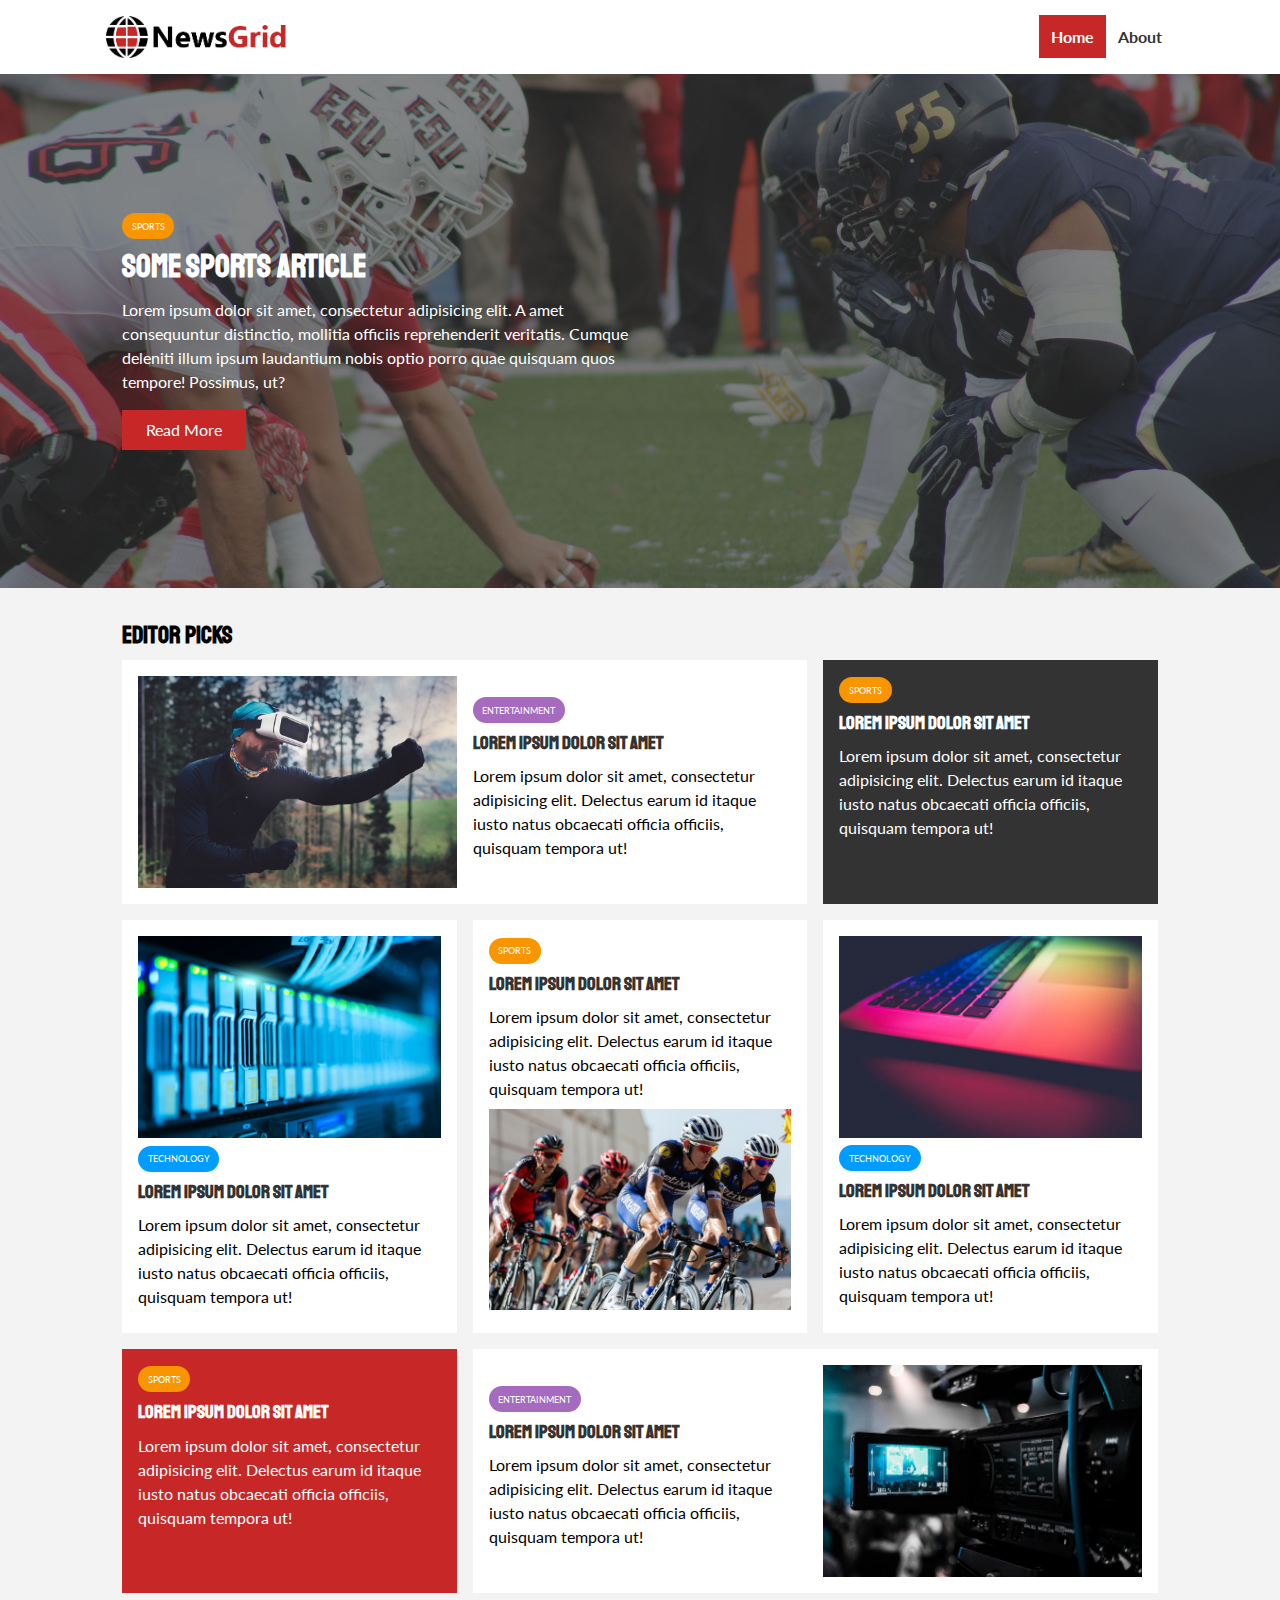
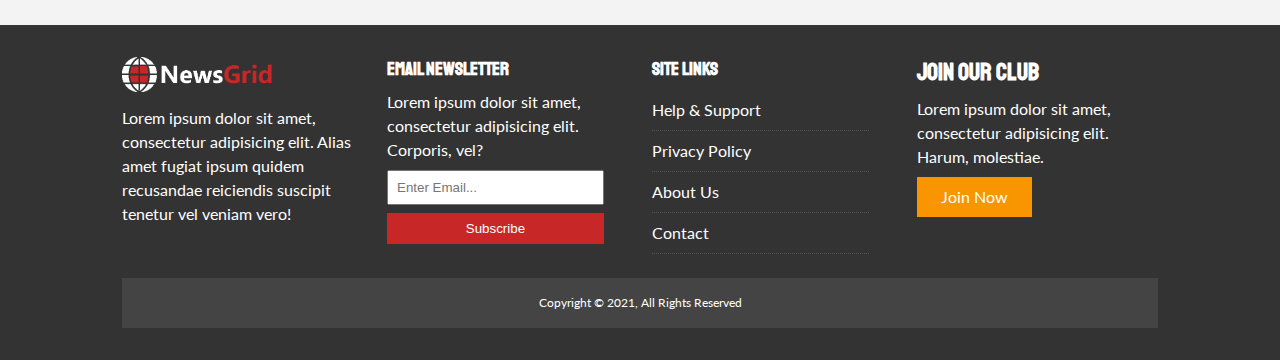
<file: index.html>
<!DOCTYPE html>
<html lang="en">
<head>
    <meta charset="UTF-8"/>
    <meta
            name="viewport"
            content="width=device-width, user-scalable=no, initial-scale=1.0, maximum-scale=1.0, minimum-scale=1.0"
    />
    <meta http-equiv="X-UA-Compatible" content="ie=edge"/>
    <link
            rel="stylesheet"
            href="https://use.fontawesome.com/releases/v5.15.1/css/all.css"
            integrity="sha384-vp86vTRFVJgpjF9jiIGPEEqYqlDwgyBgEF109VFjmqGmIY/Y4HV4d3Gp2irVfcrp"
            crossorigin="anonymous"
    />
    <link rel="stylesheet" href="css/style.css"/>
    <link
            rel="stylesheet"
            href="css/mobile.css"
            media="screen and (max-width: 768px)"
    />
    <link rel="shortcut icon" type="image/x-icon" href="favicon.ico"/>
    <link rel="preconnect" href="https://fonts.gstatic.com"/>
    <link
            href="https://fonts.googleapis.com/css2?family=Lato:ital,wght@0,100;0,300;0,400;0,700;0,900;1,100;1,300;1,400;1,700;1,900&family=Staatliches&display=swap"
            rel="stylesheet"
    />
    <title>NewsGrid | Latest News</title>
</head>
<body>
<nav id="main-nav">
    <div class="container">
        <img class="logo" src="img/logo.png" alt="NewsGrid"/>
        <div class="social">
            <a href="http://facebook.com" target="_blank"
            ><i class="fab fa-facebook fa-2x"></i
            ></a>
            <a href="http://twitter.com" target="_blank"
            ><i class="fab fa-twitter fa-2x"></i
            ></a>
            <a href="http://instagram.com" target="_blank"
            ><i class="fab fa-instagram fa-2x"></i
            ></a>
            <a href="http://youtube.com" target="_blank"
            ><i class="fab fa-youtube fa-2x"></i
            ></a>
        </div>
        <ul>
            <li><a class="current" href="index.html">Home</a></li>
            <li><a href="about.html">About</a></li>
        </ul>
    </div>
</nav>

<!-- Showcase -->

<header id="showcase">
    <div class="container">

        <div class="showcase-container">
            <div class="showcase-content">
                <div class="category category-sports">Sports</div>
                <h1>Some Sports Article</h1>
                <p>Lorem ipsum dolor sit amet, consectetur adipisicing elit. A amet consequuntur distinctio, mollitia
                    officiis reprehenderit veritatis. Cumque deleniti illum ipsum laudantium nobis optio porro quae
                    quisquam quos tempore! Possimus, ut?</p>
                <a class="btn btn-primary" href="article.html">Read More</a>
            </div>
        </div>

    </div>
</header>

<!--Home Articles-->

<section id="home-articles" class="py-2">
    <div class="container">
        <h2>Editor Picks</h2>
        <div class="articles-container">
            <article class="card">
                <img src="img/articles/ent1.jpg" alt="#">
                <div>
                    <div class="category category-ent">Entertainment</div>
                    <h3>
                        <a href="article.html">Lorem ipsum dolor sit amet</a>
                    </h3>
                    <p>Lorem ipsum dolor sit amet, consectetur adipisicing elit. Delectus earum id itaque iusto natus
                        obcaecati officia officiis, quisquam tempora ut!</p>
                </div>
            </article>
            <article class="card bg-dark ">
                <div class="category category-sports">Sports</div>
                <h3>
                    <a href="article.html">Lorem ipsum dolor sit amet</a>
                </h3>
                <p>Lorem ipsum dolor sit amet, consectetur adipisicing elit. Delectus earum id itaque iusto natus
                    obcaecati officia officiis, quisquam tempora ut!</p>
            </article>
            <article class="card">
                <img src="img/articles/tech1.jpg" alt="tech">
                <div class="category category-tech">Technology</div>
                <h3>
                    <a href="article.html">Lorem ipsum dolor sit amet</a>
                </h3>
                <p>Lorem ipsum dolor sit amet, consectetur adipisicing elit. Delectus earum id itaque iusto natus
                    obcaecati officia officiis, quisquam tempora ut!</p>
            </article>
            <article class="card">
                <div class="category category-sports">Sports</div>
                <h3>
                    <a href="article.html">Lorem ipsum dolor sit amet</a>
                </h3>
                <p>Lorem ipsum dolor sit amet, consectetur adipisicing elit. Delectus earum id itaque iusto natus
                    obcaecati officia officiis, quisquam tempora ut!</p>
                <img src="img/articles/sports1.jpg" alt="sports">
            </article>
            <article class="card">
                <img src="img/articles/tech2.jpg" alt="tech">
                <div class="category category-tech">Technology</div>
                <h3>
                    <a href="article.html">Lorem ipsum dolor sit amet</a>
                </h3>
                <p>Lorem ipsum dolor sit amet, consectetur adipisicing elit. Delectus earum id itaque iusto natus
                    obcaecati officia officiis, quisquam tempora ut!</p>
            </article>
            <article class="card bg-primary">
                <div class="category category-sports">Sports</div>
                <h3>
                    <a href="article.html">Lorem ipsum dolor sit amet</a>
                </h3>
                <p>Lorem ipsum dolor sit amet, consectetur adipisicing elit. Delectus earum id itaque iusto natus
                    obcaecati officia officiis, quisquam tempora ut!</p>
            </article>
            <article class="card">
                <div>
                    <div class="category category-ent">Entertainment</div>
                    <h3>
                        <a href="article.html">Lorem ipsum dolor sit amet</a>
                    </h3>
                    <p>Lorem ipsum dolor sit amet, consectetur adipisicing elit. Delectus earum id itaque iusto natus
                        obcaecati officia officiis, quisquam tempora ut!</p>
                </div>
                <img src="img/articles/ent2.jpg" alt="#">
            </article>
        </div>
    </div>
</section>

<!--Footer-->
<footer id="main-footer" class="py-2">
    <div class="container footer-container">
        <div>
            <img src="img/logo_light.png" alt="NewsGrid">
            <p>Lorem ipsum dolor sit amet, consectetur adipisicing elit. Alias amet fugiat ipsum quidem recusandae
                reiciendis suscipit tenetur vel veniam vero!</p>
        </div>
        <div>
            <h3>Email Newsletter</h3>
            <p>Lorem ipsum dolor sit amet, consectetur adipisicing elit. Corporis, vel?</p>
            <form name="contact" method="POST" data-netlify="true">
                <input type="email" name="email" placeholder="Enter Email...">
                <input type="submit" value="Subscribe" class="btn btn-primary">
            </form>
        </div>
        <div>
            <h3>Site Links</h3>
            <ul class="list">
                <li><a href="#">Help & Support</a></li>
                <li><a href="#">Privacy Policy</a></li>
                <li><a href="#">About Us</a></li>
                <li><a href="#">Contact</a></li>
            </ul>
        </div>
        <div>
            <h2>Join Our Club</h2>
            <p>Lorem ipsum dolor sit amet, consectetur adipisicing elit. Harum, molestiae.</p>
            <a href="" class="btn btn-secondary">Join Now</a>
        </div>
        <div>
            <p>
                Copyright &copy; 2021, All Rights Reserved
            </p>
        </div>
    </div>
</footer>
</body>
</html>
</file>
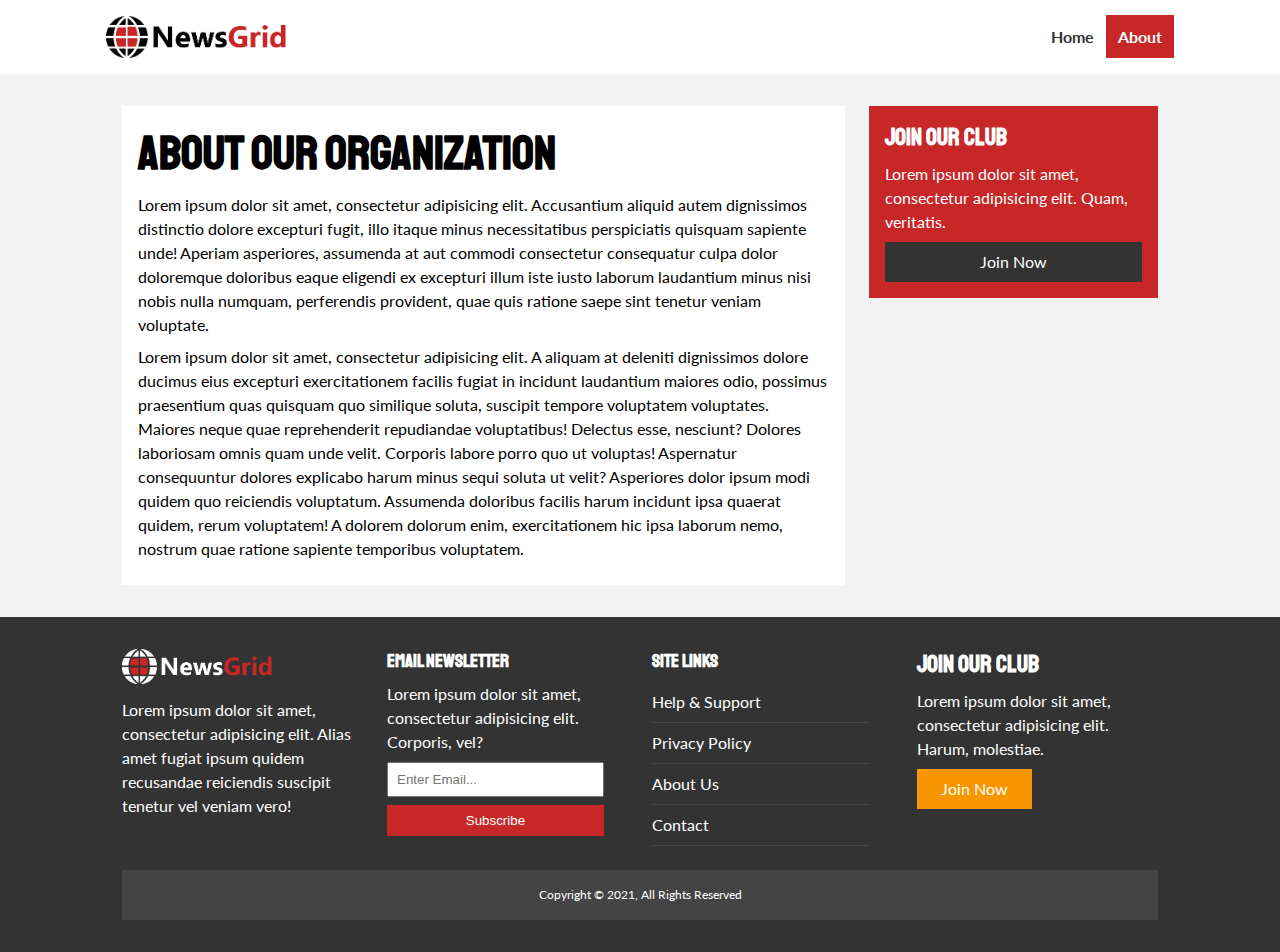
<file: about.html>
<!DOCTYPE html>
<html lang="en">
<head>
    <meta charset="UTF-8"/>
    <meta
            name="viewport"
            content="width=device-width, user-scalable=no, initial-scale=1.0, maximum-scale=1.0, minimum-scale=1.0"
    />
    <meta http-equiv="X-UA-Compatible" content="ie=edge"/>
    <link
            rel="stylesheet"
            href="https://use.fontawesome.com/releases/v5.15.1/css/all.css"
            integrity="sha384-vp86vTRFVJgpjF9jiIGPEEqYqlDwgyBgEF109VFjmqGmIY/Y4HV4d3Gp2irVfcrp"
            crossorigin="anonymous"
    />
    <link rel="stylesheet" href="css/style.css"/>
    <link
            rel="stylesheet"
            href="css/mobile.css"
            media="screen and (max-width: 768px)"
    />
    <link rel="shortcut icon" type="image/x-icon" href="favicon.ico"/>
    <link rel="preconnect" href="https://fonts.gstatic.com"/>
    <link
            href="https://fonts.googleapis.com/css2?family=Lato:ital,wght@0,100;0,300;0,400;0,700;0,900;1,100;1,300;1,400;1,700;1,900&family=Staatliches&display=swap"
            rel="stylesheet"
    />
    <title>About</title>
</head>
<body>
<nav id="main-nav">
    <div class="container">
        <img class="logo" src="img/logo.png" alt="NewsGrid"/>
        <div class="social">
            <a href="http://facebook.com" target="_blank"
            ><i class="fab fa-facebook fa-2x"></i
            ></a>
            <a href="http://twitter.com" target="_blank"
            ><i class="fab fa-twitter fa-2x"></i
            ></a>
            <a href="http://instagram.com" target="_blank"
            ><i class="fab fa-instagram fa-2x"></i
            ></a>
            <a href="http://youtube.com" target="_blank"
            ><i class="fab fa-youtube fa-2x"></i
            ></a>
        </div>
        <ul>
            <li><a href="index.html">Home</a></li>
            <li><a class="current" href="about.html">About</a></li>
        </ul>
    </div>
</nav>

<section id="about">
    <div class="container">
        <div class="page-container">
            <article class="card">
                <h1 class="l-heading">About Our Organization</h1>
                <p>Lorem ipsum dolor sit amet, consectetur adipisicing elit. Accusantium aliquid autem dignissimos
                    distinctio dolore excepturi fugit, illo itaque minus necessitatibus perspiciatis quisquam sapiente
                    unde! Aperiam asperiores, assumenda at aut commodi consectetur consequatur culpa dolor doloremque
                    doloribus eaque eligendi ex excepturi illum iste iusto laborum laudantium minus nisi nobis nulla
                    numquam, perferendis provident, quae quis ratione saepe sint tenetur veniam voluptate.</p>
                <p>Lorem ipsum dolor sit amet, consectetur adipisicing elit. A aliquam at deleniti dignissimos dolore
                    ducimus eius excepturi exercitationem facilis fugiat in incidunt laudantium maiores odio, possimus
                    praesentium quas quisquam quo similique soluta, suscipit tempore voluptatem voluptates. Maiores
                    neque quae reprehenderit repudiandae voluptatibus! Delectus esse, nesciunt? Dolores laboriosam omnis
                    quam unde velit. Corporis labore porro quo ut voluptas! Aspernatur consequuntur dolores explicabo
                    harum minus sequi soluta ut velit? Asperiores dolor ipsum modi quidem quo reiciendis voluptatum.
                    Assumenda doloribus facilis harum incidunt ipsa quaerat quidem, rerum voluptatem! A dolorem dolorum
                    enim, exercitationem hic ipsa laborum nemo, nostrum quae ratione sapiente temporibus voluptatem.</p>
            </article>
            <aside class="card bg-primary">
                <h2>Join Our Club</h2>
                <p>Lorem ipsum dolor sit amet, consectetur adipisicing elit. Quam, veritatis.</p>
                <a class="btn btn-dark btn-block" href="#">Join Now</a>
            </aside>
        </div>
    </div>
</section>

<!--Footer-->
<footer id="main-footer" class="py-2">
    <div class="container footer-container">
        <div>
            <img src="img/logo_light.png" alt="NewsGrid">
            <p>Lorem ipsum dolor sit amet, consectetur adipisicing elit. Alias amet fugiat ipsum quidem recusandae
                reiciendis suscipit tenetur vel veniam vero!</p>
        </div>
        <div>
            <h3>Email Newsletter</h3>
            <p>Lorem ipsum dolor sit amet, consectetur adipisicing elit. Corporis, vel?</p>
            <form name="contact" method="POST" data-netlify="true">
                <input type="email" name="email" placeholder="Enter Email...">
                <input type="submit" value="Subscribe" class="btn btn-primary">
            </form>
        </div>
        <div>
            <h3>Site Links</h3>
            <ul class="list">
                <li><a href="#">Help & Support</a></li>
                <li><a href="#">Privacy Policy</a></li>
                <li><a href="#">About Us</a></li>
                <li><a href="#">Contact</a></li>
            </ul>
        </div>
        <div>
            <h2>Join Our Club</h2>
            <p>Lorem ipsum dolor sit amet, consectetur adipisicing elit. Harum, molestiae.</p>
            <a href="" class="btn btn-secondary">Join Now</a>
        </div>
        <div>
            <p>
                Copyright &copy; 2021, All Rights Reserved
            </p>
        </div>
    </div>
</footer>
</body>
</html>
</file>
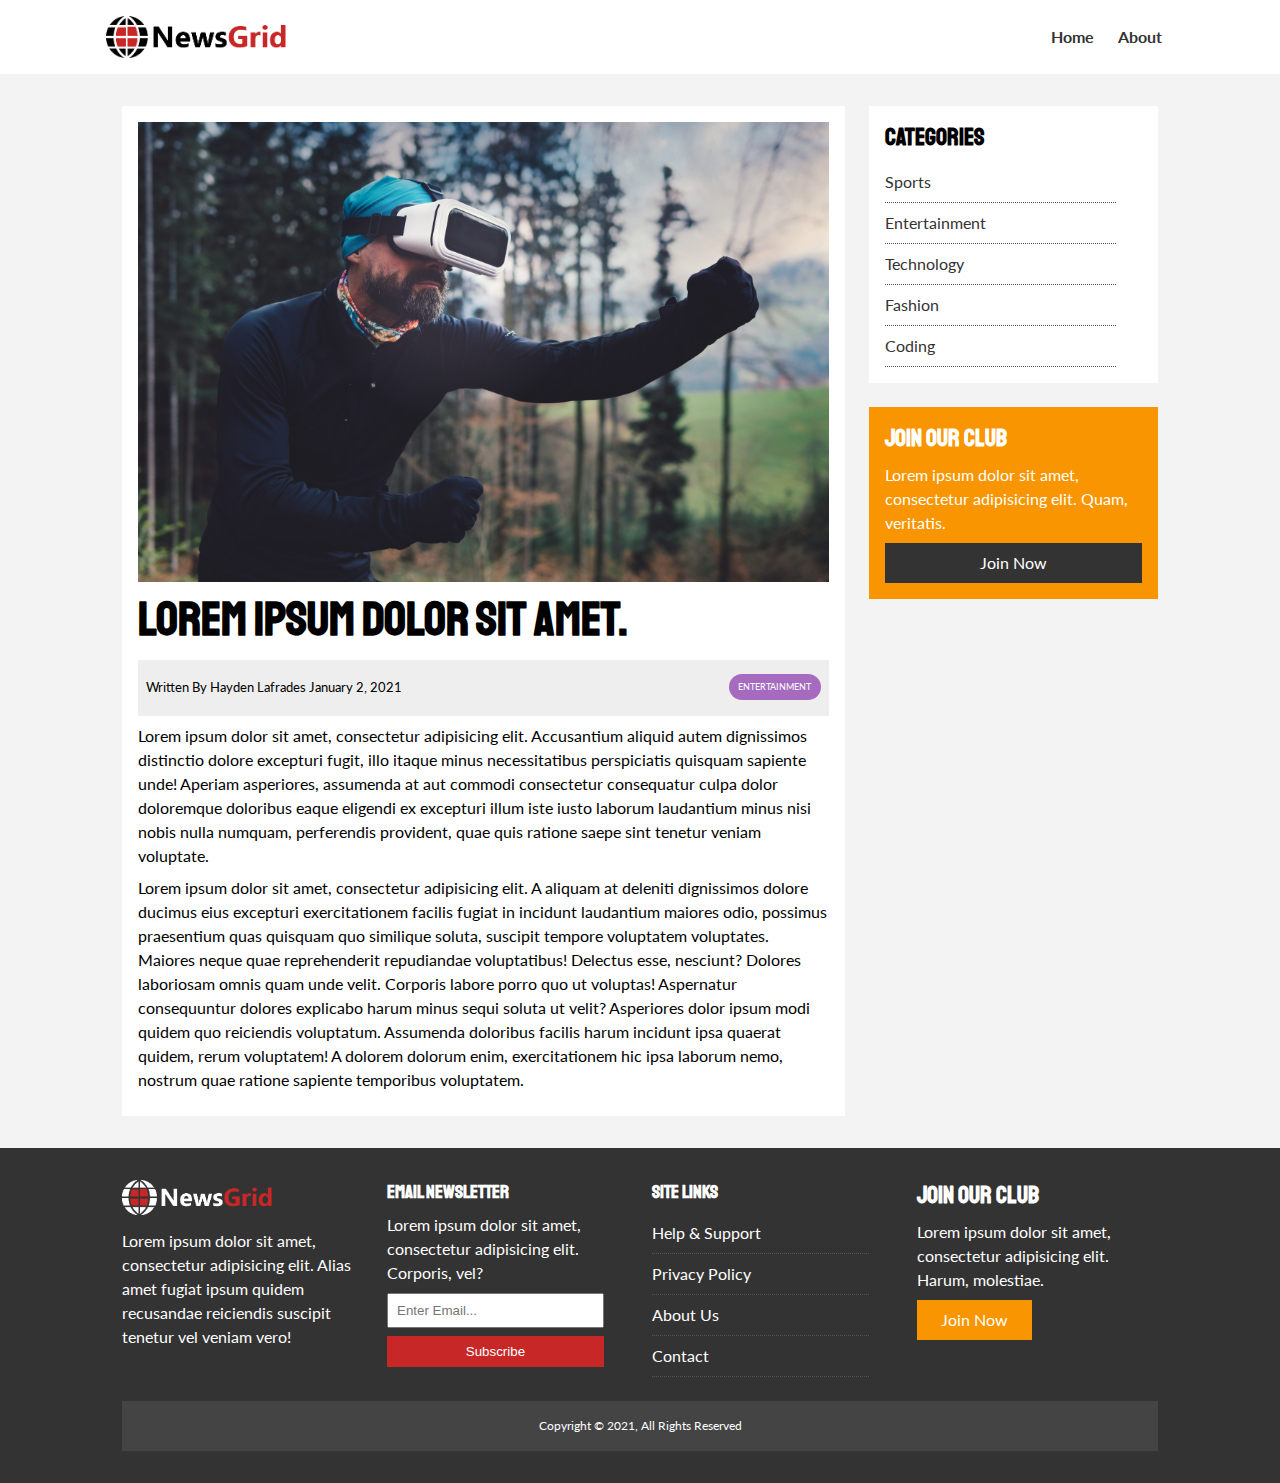
<file: article.html>
<!DOCTYPE html>
<html lang="en">
<head>
    <meta charset="UTF-8"/>
    <meta
            name="viewport"
            content="width=device-width, user-scalable=no, initial-scale=1.0, maximum-scale=1.0, minimum-scale=1.0"
    />
    <meta http-equiv="X-UA-Compatible" content="ie=edge"/>
    <link
            rel="stylesheet"
            href="https://use.fontawesome.com/releases/v5.15.1/css/all.css"
            integrity="sha384-vp86vTRFVJgpjF9jiIGPEEqYqlDwgyBgEF109VFjmqGmIY/Y4HV4d3Gp2irVfcrp"
            crossorigin="anonymous"
    />
    <link rel="stylesheet" href="css/style.css"/>
    <link
            rel="stylesheet"
            href="css/mobile.css"
            media="screen and (max-width: 768px)"
    />
    <link rel="shortcut icon" type="image/x-icon" href="favicon.ico"/>
    <link rel="preconnect" href="https://fonts.gstatic.com"/>
    <link
            href="https://fonts.googleapis.com/css2?family=Lato:ital,wght@0,100;0,300;0,400;0,700;0,900;1,100;1,300;1,400;1,700;1,900&family=Staatliches&display=swap"
            rel="stylesheet"
    />
    <title>Latest News</title>
</head>
<body>
<nav id="main-nav">
    <div class="container">
        <img class="logo" src="img/logo.png" alt="NewsGrid"/>
        <div class="social">
            <a href="http://facebook.com" target="_blank"
            ><i class="fab fa-facebook fa-2x"></i
            ></a>
            <a href="http://twitter.com" target="_blank"
            ><i class="fab fa-twitter fa-2x"></i
            ></a>
            <a href="http://instagram.com" target="_blank"
            ><i class="fab fa-instagram fa-2x"></i
            ></a>
            <a href="http://youtube.com" target="_blank"
            ><i class="fab fa-youtube fa-2x"></i
            ></a>
        </div>
        <ul>
            <li><a href="index.html">Home</a></li>
            <li><a href="about.html">About</a></li>
        </ul>
    </div>
</nav>

<section id="article">
    <div class="container">
        <div class="page-container">
            <article class="card">
                <img src="img/articles/ent1.jpg" alt="#">
                <h1 class="l-heading">Lorem ipsum dolor sit amet.</h1>
                <div class="meta">
                    <small>
                        <i class="fas fa-user"></i>Written By Hayden Lafrades January 2, 2021
                    </small>
                    <div class="category category-ent">Entertainment</div>
                </div>
                <p>Lorem ipsum dolor sit amet, consectetur adipisicing elit. Accusantium aliquid autem dignissimos
                    distinctio dolore excepturi fugit, illo itaque minus necessitatibus perspiciatis quisquam sapiente
                    unde! Aperiam asperiores, assumenda at aut commodi consectetur consequatur culpa dolor doloremque
                    doloribus eaque eligendi ex excepturi illum iste iusto laborum laudantium minus nisi nobis nulla
                    numquam, perferendis provident, quae quis ratione saepe sint tenetur veniam voluptate.</p>
                <p>Lorem ipsum dolor sit amet, consectetur adipisicing elit. A aliquam at deleniti dignissimos dolore
                    ducimus eius excepturi exercitationem facilis fugiat in incidunt laudantium maiores odio, possimus
                    praesentium quas quisquam quo similique soluta, suscipit tempore voluptatem voluptates. Maiores
                    neque quae reprehenderit repudiandae voluptatibus! Delectus esse, nesciunt? Dolores laboriosam omnis
                    quam unde velit. Corporis labore porro quo ut voluptas! Aspernatur consequuntur dolores explicabo
                    harum minus sequi soluta ut velit? Asperiores dolor ipsum modi quidem quo reiciendis voluptatum.
                    Assumenda doloribus facilis harum incidunt ipsa quaerat quidem, rerum voluptatem! A dolorem dolorum
                    enim, exercitationem hic ipsa laborum nemo, nostrum quae ratione sapiente temporibus voluptatem.</p>
            </article>


            <aside id="categories" class="card">
                <h2>Categories</h2>
                <ul class="list">
                    <li><a href="#"><i class="fas fa-chevron-right"></i>Sports</a></li>
                    <li><a href="#"><i class="fas fa-chevron-right"></i>Entertainment</a></li>
                    <li><a href="#"><i class="fas fa-chevron-right"></i>Technology</a></li>
                    <li><a href="#"><i class="fas fa-chevron-right"></i>Fashion</a></li>
                    <li><a href="#"><i class="fas fa-chevron-right"></i>Coding</a></li>
                </ul>
            </aside>

            <aside class="card bg-secondary">
                <h2>Join Our Club</h2>
                <p>Lorem ipsum dolor sit amet, consectetur adipisicing elit. Quam, veritatis.</p>
                <a class="btn btn-dark btn-block" href="#">Join Now</a>
            </aside>
        </div>
    </div>
</section>

<!--Footer-->
<footer id="main-footer" class="py-2">
    <div class="container footer-container">
        <div>
            <img src="img/logo_light.png" alt="NewsGrid">
            <p>Lorem ipsum dolor sit amet, consectetur adipisicing elit. Alias amet fugiat ipsum quidem recusandae
                reiciendis suscipit tenetur vel veniam vero!</p>
        </div>
        <div>
            <h3>Email Newsletter</h3>
            <p>Lorem ipsum dolor sit amet, consectetur adipisicing elit. Corporis, vel?</p>
            <form name="contact" method="POST" data-netlify="true">
                <input type="email" name="email" placeholder="Enter Email...">
                <input type="submit" value="Subscribe" class="btn btn-primary">
            </form>
        </div>
        <div>
            <h3>Site Links</h3>
            <ul class="list">
                <li><a href="#">Help & Support</a></li>
                <li><a href="#">Privacy Policy</a></li>
                <li><a href="#">About Us</a></li>
                <li><a href="#">Contact</a></li>
            </ul>
        </div>
        <div>
            <h2>Join Our Club</h2>
            <p>Lorem ipsum dolor sit amet, consectetur adipisicing elit. Harum, molestiae.</p>
            <a href="" class="btn btn-secondary">Join Now</a>
        </div>
        <div>
            <p>
                Copyright &copy; 2021, All Rights Reserved
            </p>
        </div>
    </div>
</footer>
</body>
</html>
</file>
<file: css/style.css>
:root {
    --primary-color: #c72727;
    --secondary-color: #f99500;
    --light-color: #f3f3f3;
    --dark-color: #333;
    --max-width: 1100px;
}

.category {
    --sports-color: #f99500;
    --ent-color: #a66bbe;
    --tech-color: #009cff;
}

* {
    margin: 0;
    padding: 0;
    box-sizing: border-box;
}

body {
    font-family: "Lato", sans-serif;
    line-height: 1.5;
    background-color: var(--light-color);
}

a {
    color: #333;
    text-decoration: none;
}

ul {
    list-style: none;
}

p {
    margin: .5rem 0;
}

img {
    width: 100%;
}

h1,
h2,
h3,
h4,
h5,
h6 {
    font-family: "Staatliches", cursive;
    margin-bottom: 0.55rem;
    line-height: 1.3;
}

/* Utility */

.container {
    max-width: var(--max-width);
    margin: auto;
    padding: 0 2rem;
    overflow: hidden;
}

.category {
    display: inline-block;
    color: #fff;
    font-size: 0.55rem;
    text-transform: uppercase;
    padding: 0.4rem 0.6rem;
    border-radius: 15px;
    margin-bottom: 0.5rem;

}

.category-sports {
    background: var(--sports-color);
}

.category-ent {
    background: var(--ent-color);
}

.category-tech {
    background: var(--tech-color);
}

.btn {
    display: inline-block;
    border: none;
    background: var(--dark-color);
    color: #ffffff;
    padding: 0.5rem 1.5rem;

}

.btn-light {
    background: var(--light-color)
}

.btn-primary {
    background: var(--primary-color)
}

.btn-secondary {
    background: var(--secondary-color)
}

.btn-block {
    display: block;
    width: 100%;
    text-align: center;
}

.btn:hover {
    opacity: 0.9;
}

/*Card Class*/
.card {
    background: #ffffff;
    padding: 1rem;
}

.bg-dark {
    background: var(--dark-color);
    color: #ffffff;
}

.bg-primary {
    background: var(--primary-color);
    color: #ffffff;
}

.bg-secondary {
    background: var(--secondary-color);
    color: #ffffff;
}

.bg-dark h1,
.bg-dark h2,
.bg-dark h3,
.bg-dark a,
.bg-primary h1,
.bg-primary h2,
.bg-primary h3,
.bg-primary a,
.bg-secondary h1,
.bg-secondary h2,
.bg-secondary h3,
.bg-secondary a {
    color: #fff;
}

.l-heading {
    font-size: 3rem;
}

.py-1 {
    padding: 1.5rem 0
}

.py-2 {
    padding: 2rem 0
}

.py-3 {
    padding: 3rem 0
}

.p-1 {
    padding: 1.5rem
}

.p-2 {
    padding: 2rem
}

.p-3 {
    padding: 3rem
}

.list li {
    padding: .5rem 0;
    border-bottom: #555 dotted 1px;
    width: 90%;
}

.list li a:hover {
    color: var(--primary-color)
}

/*Inner page container*/
.page-container {
    display: grid;
    grid-template-columns: 5fr 2fr;
    margin: 2rem 0;
    grid-gap: 1.5rem;
}

.page-container > *:first-child {
    grid-row: 1 / span 3;
}

/* Navigation */
#main-nav {
    background: #fff;
    position: sticky;
    top: 0;
    z-index: 2;
}

#main-nav .container {
    display: grid;
    grid-template-columns: 6fr 3fr 2fr;
    padding: 1rem;
    align-items: center;
}

#main-nav .logo {
    width: 180px;
}

#main-nav ul {
    justify-self: end;
    display: flex;
}

#main-nav ul li a {
    padding: 0.75rem;
    font-weight: bold;
}

#main-nav ul li a.current {
    background: var(--primary-color);
    color: #fff;
}

#main-nav ul li a:hover {
    background: var(--light-color);
    color: var(--dark-color);
}

#main-nav .social {
    justify-self: center;
}

#main-nav .social i {
    color: #777;
    margin-right: 0.5rem;
}

/*Showcase*/

#showcase {
    color: #fff;
    background: #333;
    padding: 2rem;
    position: relative;

}

#showcase:before {
    content: '';
    background: url('../img/featured.jpg') no-repeat center center/cover;
    position: absolute;
    top: 0;
    left: 0;
    width: 100%;
    height: 100%;
    opacity: 0.4;
}

#showcase .showcase-container {
    display: grid;
    grid-template-columns: repeat(2, 1fr);
    justify-content: center;
    align-items: center;
    height: 50vh;
}

#showcase .showcase-content {
    z-index: 1;
}

#showcase .showcase-content p {
    margin-bottom: 1rem;
}

/*Home Articles*/
#home-articles .articles-container {
    display: grid;
    grid-template-columns: repeat(3, 1fr);
    grid-gap: 1rem;
}

#home-articles .articles-container > *:first-child,
#home-articles .articles-container > *:last-child {
    display: grid;
    grid-template-columns: repeat(2, 1fr);
    grid-gap: 1rem;
    grid-column: 1 / span 2;
    align-items: center;
}

#home-articles .articles-container > *:last-child {
    grid-column: 2 / span 2;
}

#article .meta {
    display: flex;
    justify-content: space-between;
    align-items: center;
    background: #eee;
    padding: 0.5rem;
}

#article .meta .category {
    margin-top: 0.4rem;
}

/*Footer*/
#main-footer {
    background: var(--dark-color);
    color: #ffffff;
}

#main-footer img {
    width: 150px;
}

#main-footer a {
    color: #ffffff;
}

#main-footer .footer-container {
    display: grid;
    grid-template-columns: repeat(4, 1fr);
    grid-gap: 1.5rem;
}

#main-footer .footer-container > *:last-child {
    background: #444;
    grid-column: 1 / span 4;
    padding: .5rem;
    text-align: center;
    font-size: 0.75rem;
}

#main-footer .footer-container input[type='email'] {
    width: 90%;
    padding: 0.5rem;
    margin-bottom: 0.5rem;
}

#main-footer .footer-container input[type='submit'] {
    width: 90%;
}
</file>
<file: css/mobile.css>
/* Navigation */
#main-nav .social {
    display: none;
}

#main-nav .container {
    grid-template-columns: 1fr;
    grid-gap: 1.2rem;
}

#main-nav ul,
#main-nav .logo {
    justify-self: center;
}

#main-nav ul li a {
    padding: 0.50rem;
}

#home-articles .articles-container {
    grid-template-columns: repeat(2, 1fr);
}

#home-articles .articles-container > *:first-child,
#home-articles .articles-container > *:last-child {
    grid-template-columns: 1fr;
    grid-column: 1;
}

@media (max-width: 600px) {
    /* Stack Grid Items */
    #showcase .showcase-container,
    #home-articles .articles-container,
    #main-footer .footer-container {
        grid-template-columns: 1fr;
    }

    #main-footer .footer-container > *:last-child {
        grid-column: 1;
    }

    #main-footer .footer-container > *:first-child,
    #main-footer .footer-container > *:nth-child(2) {
        border-bottom: #444 dotted 1px;
        padding-bottom: 1rem;
    }

    .page-container {
        grid-template-columns: 1fr;
        text-align: center;
    }

    .page-container > *:first-child {
        grid-row: 1;
    }

    .l-heading {
        font-size: 2rem;
    }
}
</file>
